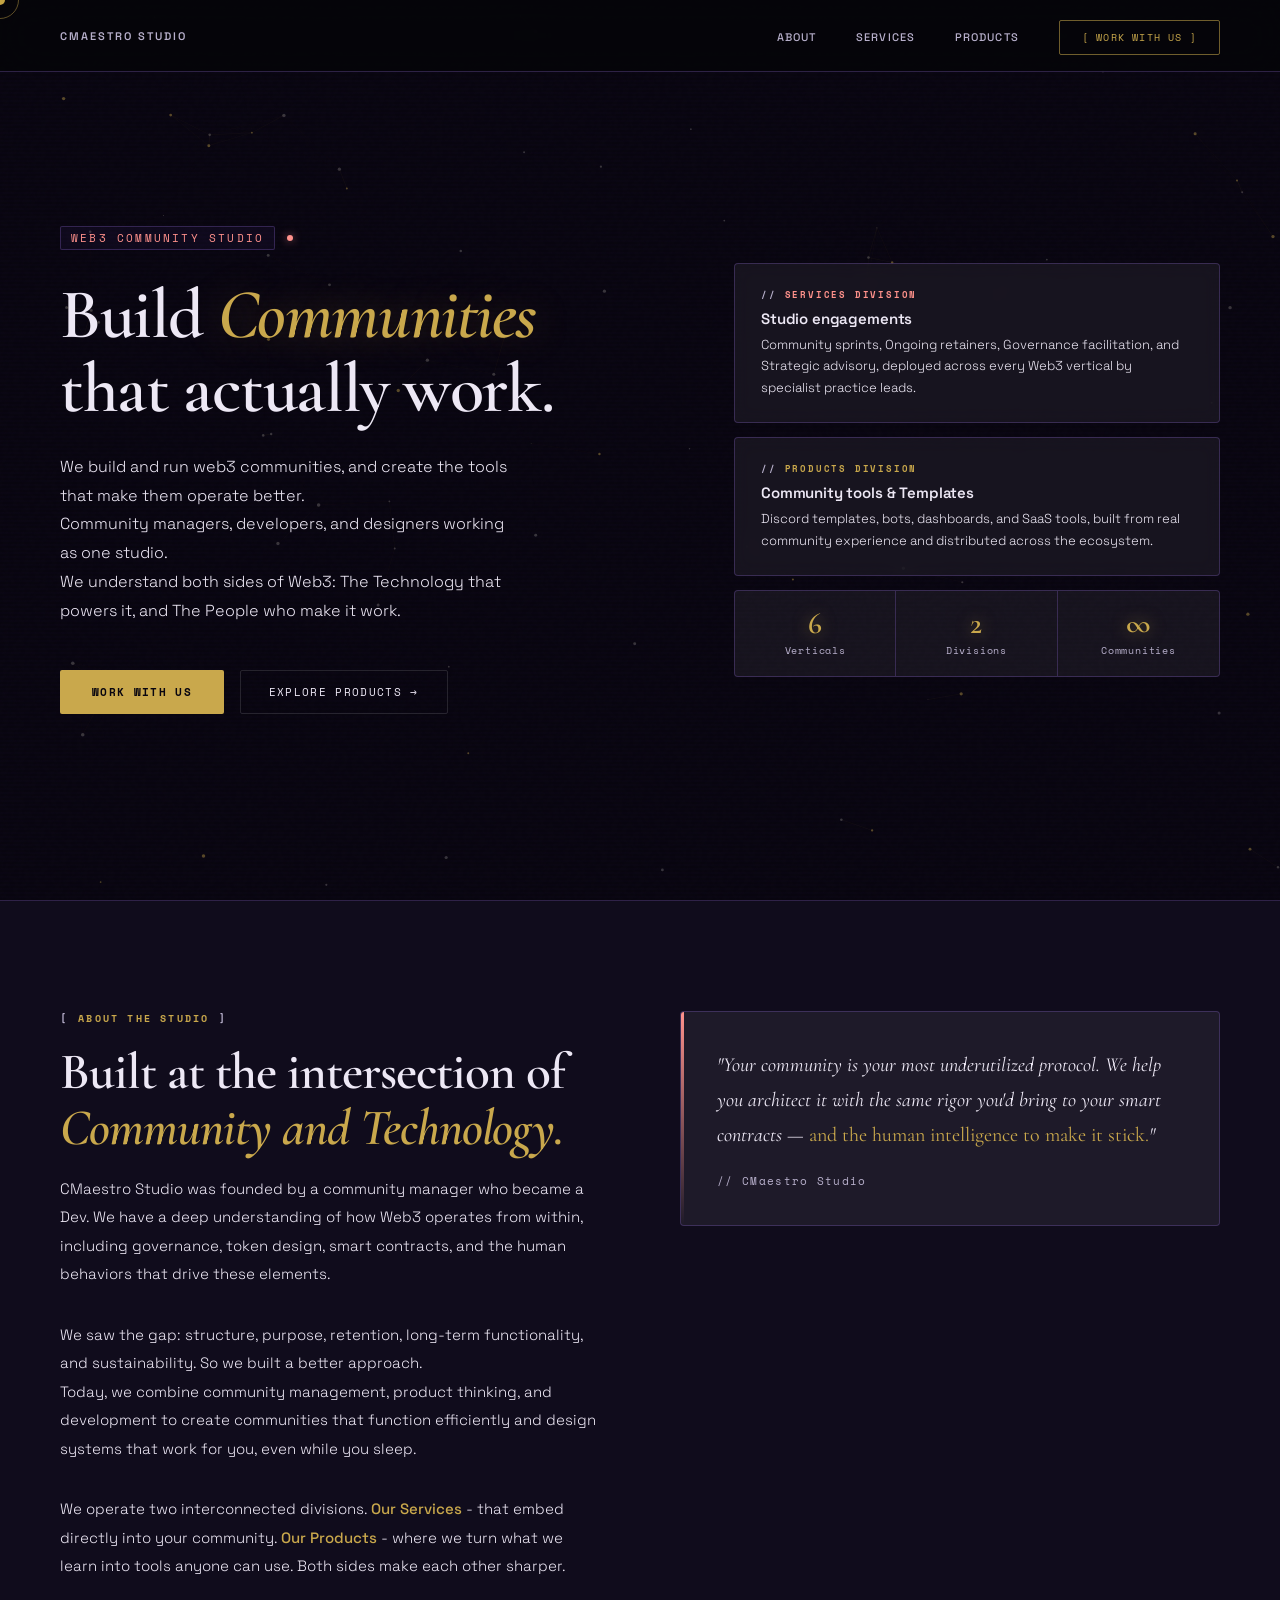
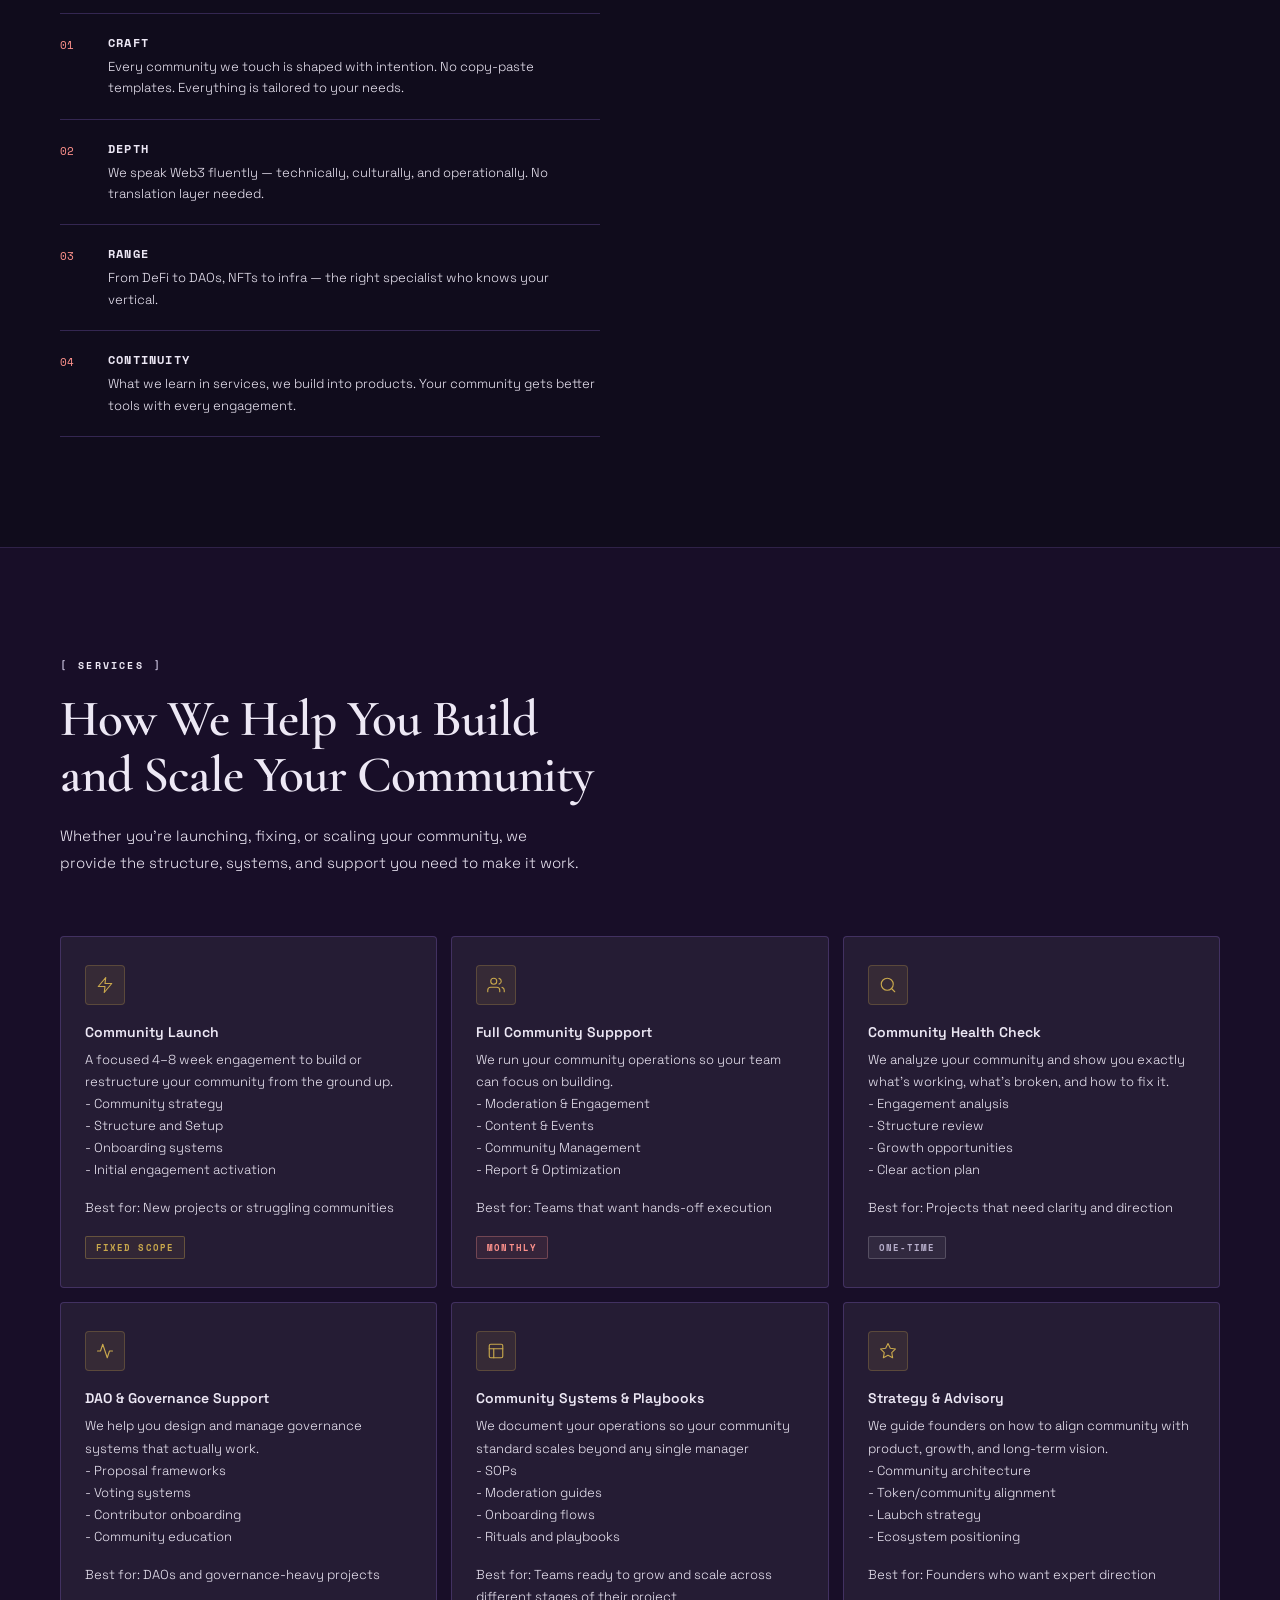
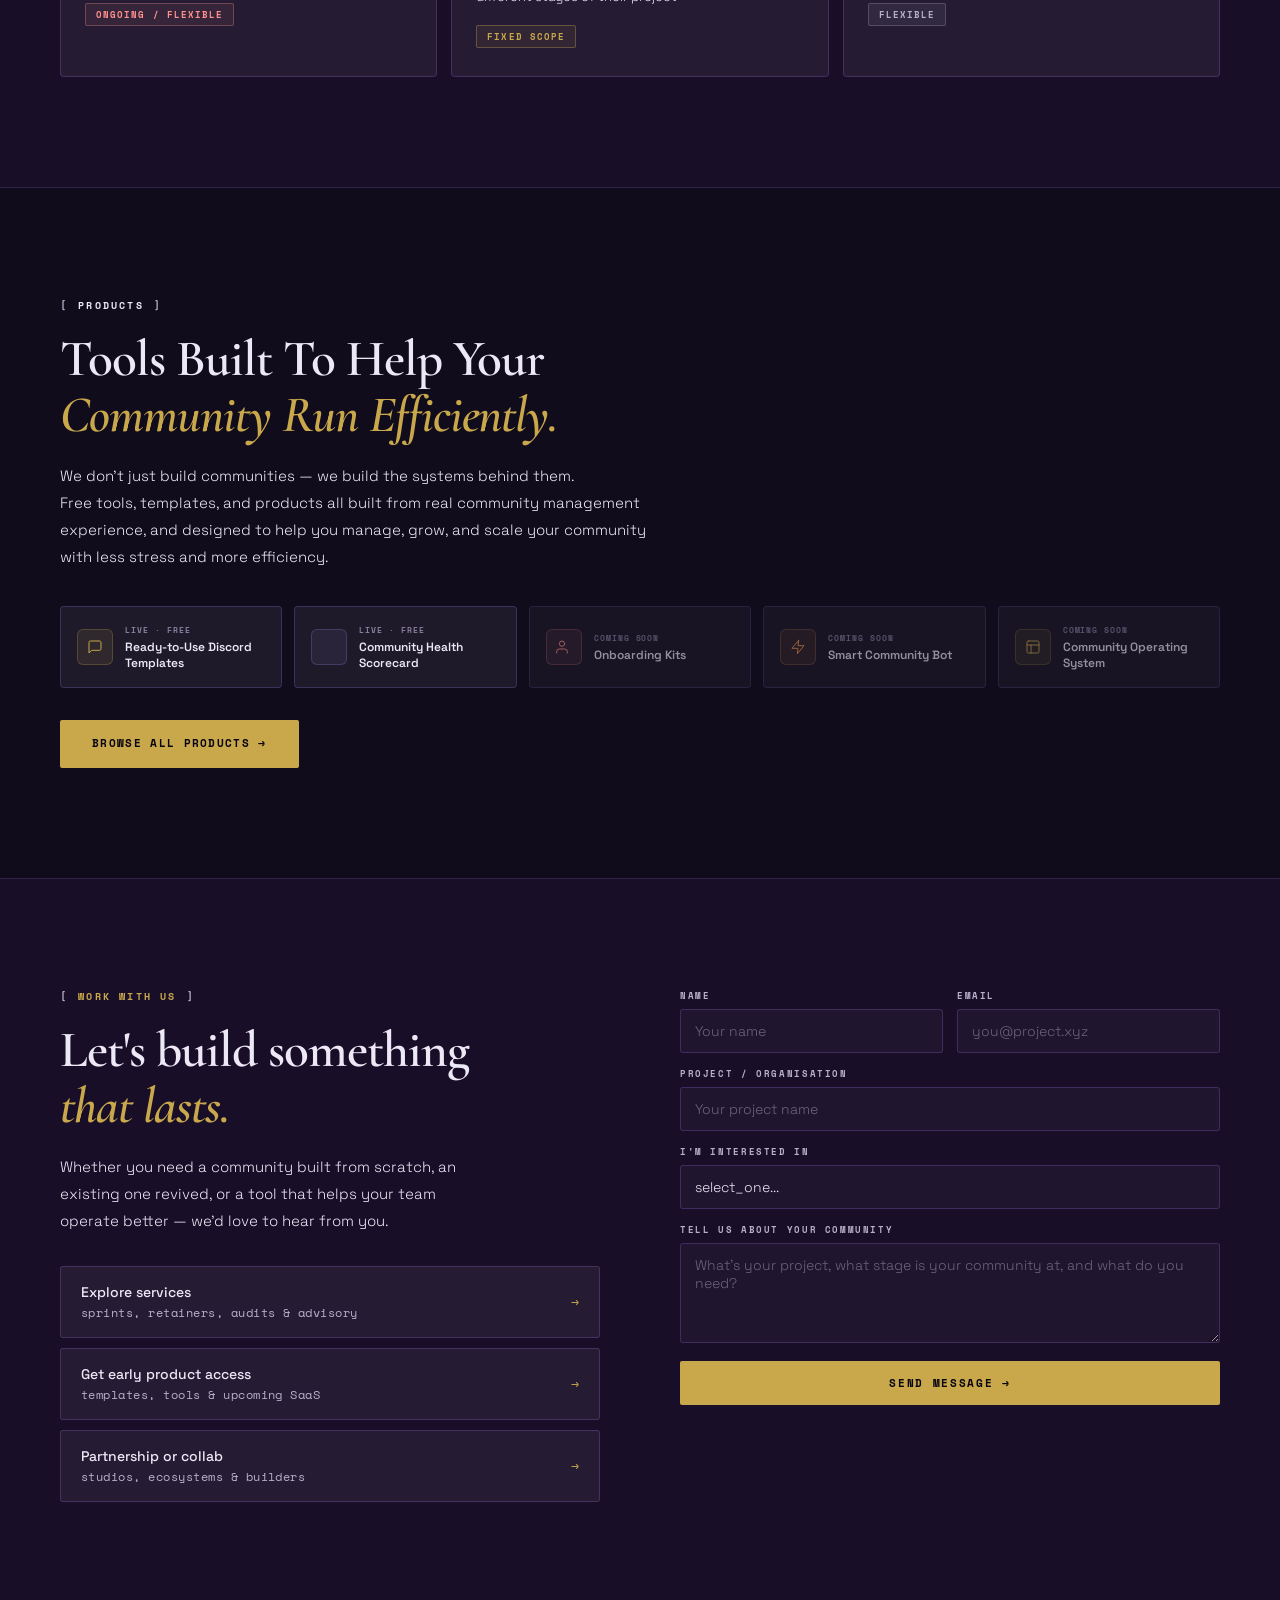
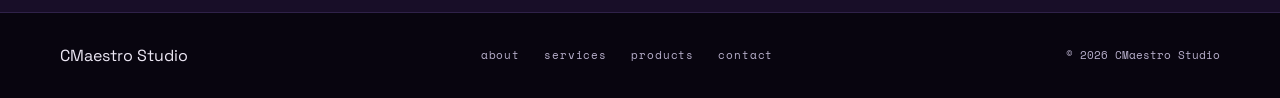
<file: index.html>
<!DOCTYPE html>
<html lang="en">
<head>
  <meta charset="UTF-8">
  <meta name="viewport" content="width=device-width, initial-scale=1.0">
  <title>CMaestro Studio</title>
  <link rel="preconnect" href="https://fonts.googleapis.com">
  <link rel="preconnect" href="https://fonts.gstatic.com" crossorigin>
  <link rel="stylesheet" href="styles.css">
</head>
<body>

  <div class="cursor"></div>
  <div class="cursor-ring"></div>
  <canvas id="particle-canvas"></canvas>

  <div class="page-wrap">

    <!-- NAV -->
    <nav>
      <a href="/" class="nav-logo">
        <!-- <span class="nav-mark">CM</span> -->
        <span class="nav-name">CMaestro Studio</span>
      </a>
      <ul class="nav-links">
        <li><a href="#about">About</a></li>
        <li><a href="#services">Services</a></li>
        <li><a href="/products/">Products</a></li>
        <li><a href="#contact" class="nav-cta">[ Work with us ]</a></li>
      </ul>
      <div class="nav-hamburger" onclick="toggleMenu()">
        <span></span><span></span><span></span>
      </div>
    </nav>

    <!-- HERO -->
    <section id="hero">
      <div class="hero-grid">
        <div class="hero-left reveal">
          <div class="hero-eyebrow">
            <span class="hero-eyebrow-tag typed-text" data-text="WEB3 COMMUNITY STUDIO">WEB3 COMMUNITY STUDIO</span>
            <span class="hero-eyebrow-dot"></span>
          </div>
          <h1>
            <span class="glitch" data-text="Orchestrating">Build</span>
            <em>Communities</em><br>that actually work.
          </h1>
          <p class="hero-body">We build and run web3 communities, and create the tools that make them operate better. <br>Community managers, developers, and designers working as one studio. <br>We understand both sides of Web3: The Technology that powers it, and The People who make it work.</p>
          <div class="hero-actions">
            <a href="#contact" class="btn-primary">Work with us</a>
            <a href="/products/" class="btn-secondary">Explore products →</a>
          </div>
        </div>
        <div class="hero-right reveal reveal-delay-2">
          <div class="hero-card services">
            <div class="hero-card-label">Services Division</div>
            <h3>Studio engagements</h3>
            <p>Community sprints, Ongoing retainers, Governance facilitation, and Strategic advisory, deployed across every Web3 vertical by specialist practice leads.</p>
          </div>
          <div class="hero-card products">
            <div class="hero-card-label">Products Division</div>
            <h3>Community tools &amp; Templates</h3>
            <p>Discord templates, bots, dashboards, and SaaS tools, built from real community experience and distributed across the ecosystem.</p>
          </div>
          <div class="hero-stats">
            <div class="hero-stat">
              <div class="hero-stat-num" data-count="6">6</div>
              <div class="hero-stat-label">Verticals</div>
            </div>
            <div class="hero-stat">
              <div class="hero-stat-num" data-count="2">2</div>
              <div class="hero-stat-label">Divisions</div>
            </div>
            <div class="hero-stat">
              <div class="hero-stat-num" data-count="∞">∞</div>
              <div class="hero-stat-label">Communities</div>
            </div>
          </div>
        </div>
      </div>
    </section>

    <div class="section-rule"></div>

    <!-- ABOUT -->
    <section id="about">
      <div class="inner">
        <div class="about-grid">
          <div class="about-left">
            <div class="section-eyebrow eyebrow-gold reveal">
              <span class="section-eyebrow-bracket">[</span>
              <span class="section-eyebrow-text">about the studio</span>
              <span class="section-eyebrow-bracket">]</span>
            </div>
            <h2 class="reveal reveal-delay-1">Built at the intersection of<br><em>Community and Technology.</em></h2>
            <p class="about-body reveal reveal-delay-2">CMaestro Studio was founded by a community manager who became a Dev. We have a deep understanding of how Web3 operates from within, including governance, token design, smart contracts, and the human behaviors that drive these elements.</p>
            <p class="about-body reveal reveal-delay-2">We saw the gap: structure, purpose, retention, long-term functionality, and sustainability. 
            So we built a better approach. <br>Today, we combine community management, product thinking, and development to create communities that function efficiently and design systems that work for you, even while you sleep.
            </p>

            <p class="about-body reveal reveal-delay-2">We operate two interconnected divisions. <strong>Our Services</strong> - that embed directly into your community. <strong>Our Products</strong> - where we turn what we learn into tools anyone can use. Both sides make each other sharper.</p>
            <div class="about-pillars reveal reveal-delay-3">
              <div class="about-pillar">
                <div class="pillar-num">01</div>
                <div class="pillar-text">
                  <h4>Craft</h4>
                  <p>Every community we touch is shaped with intention. No copy-paste templates. Everything is tailored to your needs.</p>
                </div>
              </div>
              <div class="about-pillar">
                <div class="pillar-num">02</div>
                <div class="pillar-text">
                  <h4>Depth</h4>
                  <p>We speak Web3 fluently — technically, culturally, and operationally. No translation layer needed.</p>
                </div>
              </div>
              <div class="about-pillar">
                <div class="pillar-num">03</div>
                <div class="pillar-text">
                  <h4>Range</h4>
                  <p>From DeFi to DAOs, NFTs to infra — the right specialist who knows your vertical.</p>
                </div>
              </div>
              <div class="about-pillar">
                <div class="pillar-num">04</div>
                <div class="pillar-text">
                  <h4>Continuity</h4>
                  <p>What we learn in services, we build into products. Your community gets better tools with every engagement.</p>
                </div>
              </div>
            </div>
          </div>
          <div class="about-right reveal reveal-delay-2">
            <div class="about-quote">
              <blockquote>"Your community is your most underutilized protocol. We help you architect it with the same rigor you'd bring to your smart contracts  — <span>and the human intelligence to make it stick.</span>"</blockquote>
              <div class="about-quote-attr">// CMaestro Studio</div>
            </div>
        </div>
      </div>
    </section>

    <div class="section-rule"></div>

    <!-- SERVICES -->
    <section id="services">
      <div class="inner">
        <div class="section-eyebrow eyebrow-peach reveal">
          <span class="section-eyebrow-bracket">[</span>
          <span class="section-eyebrow-text">services</span>
          <span class="section-eyebrow-bracket">]</span>
        </div>
        <h2 class="reveal reveal-delay-1"> How We Help You Build <br>and Scale Your Community</h2>
        <p class="section-lead reveal reveal-delay-2">Whether you're launching, fixing, or scaling your community, we provide the structure, systems, and support you need to make it work.</p>
        <div class="services-grid">
          <div class="service-card reveal reveal-delay-1">
            <div class="service-icon">
              <svg viewBox="0 0 24 24"><path d="M13 2L3 14h9l-1 8 10-12h-9l1-8z"/></svg>
            </div>
            <h3>Community Launch</h3>
            <p>A focused 4–8 week engagement to build or restructure your community from the ground up. 
              <br>- Community strategy <br>- Structure and Setup <br>- Onboarding systems <br>- Initial engagement activation
            </p>
            <p>Best for: New projects or struggling communities</p>
            <span class="service-badge badge-sprint">Fixed scope</span>
          </div>
          <div class="service-card reveal reveal-delay-2">
            <div class="service-icon">
              <svg viewBox="0 0 24 24"><path d="M17 21v-2a4 4 0 0 0-4-4H5a4 4 0 0 0-4 4v2"/><circle cx="9" cy="7" r="4"/><path d="M23 21v-2a4 4 0 0 0-3-3.87"/><path d="M16 3.13a4 4 0 0 1 0 7.75"/></svg>
            </div>
            <h3>Full Community Suppport</h3>
            <p>We run your community operations so your team can focus on building. 
              <br>- Moderation & Engagement <br>- Content & Events <br>- Community Management <br>- Report & Optimization
            </p>
            <p>Best for: Teams that want hands-off execution</p>
            <span class="service-badge badge-retainer">Monthly</span>
          </div>
          <div class="service-card reveal reveal-delay-3">
            <div class="service-icon">
              <svg viewBox="0 0 24 24"><circle cx="11" cy="11" r="8"/><path d="m21 21-4.35-4.35"/></svg>
            </div>
            <h3>Community Health Check</h3>
            <p>We analyze your community and show you exactly what’s working, what’s broken, and how to fix it. 
              <br>- Engagement analysis <br>- Structure review <br>- Growth opportunities <br>- Clear action plan
            </p>
            <p>Best for: Projects that need clarity and direction</p>
            <span class="service-badge badge-audit">One-time</span>
          </div>
          <div class="service-card reveal reveal-delay-1">
            <div class="service-icon">
              <svg viewBox="0 0 24 24"><polyline points="22 12 18 12 15 21 9 3 6 12 2 12"/></svg>
            </div>
            <h3>DAO & Governance Support</h3>
            <p>We help you design and manage governance systems that actually work.
              <br>- Proposal frameworks <br>- Voting systems <br>- Contributor onboarding <br>- Community education
            </p>
            <p>Best for: DAOs and governance-heavy projects</p>
            <span class="service-badge badge-retainer">Ongoing / Flexible</span>
          </div>
          <div class="service-card reveal reveal-delay-2">
            <div class="service-icon">
              <svg viewBox="0 0 24 24"><rect x="3" y="3" width="18" height="18" rx="2"/><line x1="3" y1="9" x2="21" y2="9"/><line x1="9" y1="21" x2="9" y2="9"/></svg>
            </div>
            <h3>Community Systems & Playbooks</h3>
            <p> We document your operations so your community standard scales beyond any single manager
              <br>- SOPs <br>- Moderation guides <br>- Onboarding flows <br>- Rituals and playbooks
            </p>
            <p>Best for: Teams ready to grow and scale across different stages of their project</p>
            <span class="service-badge badge-sprint">Fixed scope</span>
          </div>
          <div class="service-card reveal reveal-delay-3">
            <div class="service-icon">
              <svg viewBox="0 0 24 24"><polygon points="12 2 15.09 8.26 22 9.27 17 14.14 18.18 21.02 12 17.77 5.82 21.02 7 14.14 2 9.27 8.91 8.26 12 2"/></svg>
            </div>
            <h3>Strategy & Advisory</h3>
            <p>We guide founders on how to align community with product, growth, and long-term vision.
              <br>- Community architecture <br>- Token/community alignment <br>- Laubch strategy <br>- Ecosystem positioning
            </p>
            <p>Best for: Founders who want expert direction</p>
            <span class="service-badge badge-audit">Flexible</span>
          </div>
        </div>
      </div>
    </section>

    <div class="section-rule"></div>

    <!-- PRODUCTS TEASER -->
    <section id="products">
      <div class="inner">
        <div class="section-eyebrow eyebrow-orange reveal">
          <span class="section-eyebrow-bracket">[</span>
          <span class="section-eyebrow-text">Products</span>
          <span class="section-eyebrow-bracket">]</span>
        </div>
        <h2 class="reveal reveal-delay-1">Tools Built To Help Your<br><em>Community Run Efficiently.</em></h2>
        <Free class="section-lead reveal reveal-delay-2">We don't just build communities — we build the systems behind them. <br>Free tools, templates, and products all built from real community management <br>experience, and designed to help you manage, grow, and scale your community <br>with less stress and more efficiency.
        </p>
        <div class="products-teaser reveal reveal-delay-2">
          <div class="teaser-card">
            <div class="teaser-card-icon">
              <svg viewBox="0 0 24 24"><path d="M21 15a2 2 0 0 1-2 2H7l-4 4V5a2 2 0 0 1 2-2h14a2 2 0 0 1 2 2z"/></svg>
            </div>
            <div class="teaser-card-body">
              <div class="teaser-card-status">Live · Free</div>
              <div class="teaser-card-name">Ready-to-Use Discord Templates</div>
            </div>
          </div>
          <div class="teaser-card">
            <div class="teaser-card-icon teaser-icon-purple">
              <svg viewBox="0 0 24 24"><polyline points="22 12 18 12 15 21 9 3 6 12 2 12"/></svg>
            </div>
            <div class="teaser-card-body">
              <div class="teaser-card-status">Live · Free</div>
              <div class="teaser-card-name">Community Health Scorecard</div>
            </div>
          </div>
          <div class="teaser-card teaser-card--soon">
            <div class="teaser-card-icon teaser-icon-peach">
              <svg viewBox="0 0 24 24"><path d="M17 21v-2a4 4 0 0 0-4-4H5a4 4 0 0 0-4 4v2"/><circle cx="9" cy="7" r="4"/></svg>
            </div>
            <div class="teaser-card-body">
              <div class="teaser-card-status">Coming soon</div>
              <div class="teaser-card-name">Onboarding Kits</div>
            </div>
          </div>
          <div class="teaser-card teaser-card--soon">
            <div class="teaser-card-icon teaser-icon-orange">
              <svg viewBox="0 0 24 24"><path d="M13 2L3 14h9l-1 8 10-12h-9l1-8z"/></svg>
            </div>
            <div class="teaser-card-body">
              <div class="teaser-card-status">Coming soon</div>
              <div class="teaser-card-name">Smart Community Bot</div>
            </div>
          </div>
          <div class="teaser-card teaser-card--soon">
            <div class="teaser-card-icon">
              <svg viewBox="0 0 24 24"><rect x="3" y="3" width="18" height="18" rx="2"/><line x1="3" y1="9" x2="21" y2="9"/><line x1="9" y1="21" x2="9" y2="9"/></svg>
            </div>
            <div class="teaser-card-body">
              <div class="teaser-card-status">Coming soon</div>
              <div class="teaser-card-name">Community Operating System</div>
            </div>
          </div>
        </div>
        <div class="products-teaser-cta reveal reveal-delay-3">
          <a href="/products/" class="btn-primary">Browse all products →</a>
          <!-- <span class="teaser-count">// 2 live · 3 coming soon</span> -->
        </div>
      </div>
    </section>

    <div class="section-rule"></div>

    <!-- CONTACT -->
    <section id="contact">
      <div class="inner">
        <div class="contact-inner">
          <div class="contact-left">
            <div class="section-eyebrow eyebrow-gold reveal">
              <span class="section-eyebrow-bracket">[</span>
              <span class="section-eyebrow-text">work with us</span>
              <span class="section-eyebrow-bracket">]</span>
            </div>
            <h2 class="reveal reveal-delay-1">Let's build something<br><em>that lasts.</em></h2>
            <p class="contact-lead reveal reveal-delay-2">Whether you need a community built from scratch, an existing one revived, or a tool that helps your team operate better — we'd love to hear from you.</p>
            <div class="contact-options reveal reveal-delay-3">
              <button class="contact-option" onclick="setType('services')">
                <div class="contact-option-left">
                  <h4>Explore services</h4>
                  <p>sprints, retainers, audits &amp; advisory</p>
                </div>
                <span class="contact-arrow">→</span>
              </button>
              <button class="contact-option" onclick="setType('products')">
                <div class="contact-option-left">
                  <h4>Get early product access</h4>
                  <p>templates, tools &amp; upcoming SaaS</p>
                </div>
                <span class="contact-arrow">→</span>
              </button>
              <button class="contact-option" onclick="setType('partnership')">
                <div class="contact-option-left">
                  <h4>Partnership or collab</h4>
                  <p>studios, ecosystems &amp; builders</p>
                </div>
                <span class="contact-arrow">→</span>
              </button>
            </div>
          </div>
          <div class="contact-right reveal reveal-delay-2">
            <form class="contact-form" name="contact" method="POST" action="https://api.web3forms.com/submit">
              <input type="hidden" name="access_key" value="fbf85759-64cc-4e9a-8a7f-764c3c64927b">
              <input type="hidden" name="redirect" value="https://cmaestrostudio.xyz/thankyou.html">
              <input type="hidden" name="subject" value="New enquiry — CMaestro Studio">
              <input type="hidden" name="from_name" value="CMaestro Studio Website">
              <input type="checkbox" name="botcheck" style="display:none">
              <div class="form-row">
                <div class="form-group">
                  <label>Name</label>
                  <input type="text" name="name" placeholder="Your name">
                </div>
                <div class="form-group">
                  <label>Email</label>
                  <input type="email" name="email" placeholder="you@project.xyz">
                </div>
              </div>
              <div class="form-group">
                <label>Project / Organisation</label>
                <input type="text" name="project" placeholder="Your project name">
              </div>
              <div class="form-group">
                <label>I'm interested in</label>
                <select id="inquiry-type" name="interest">
                  <option value="">select_one...</option>
                  <option value="services">Studio services</option>
                  <option value="products">Products &amp; tools</option>
                  <option value="partnership">Partnership</option>
                  <option value="other">Something else</option>
                </select>
              </div>
              <div class="form-group">
                <label>Tell us about your community</label>
                <textarea name="message" placeholder="What's your project, what stage is your community at, and what do you need?"></textarea>
              </div>
              <button type="submit" class="form-submit">send message →</button>
            </form>
          </div>
        </div>
      </div>
    </section>

    <!-- FOOTER -->
    <footer>
      <div class="footer-logo">
        <!-- <span class="footer-mark">CM</span> -->
        <span class="footer-name">CMaestro Studio</span>
      </div>
      <div class="footer-links">
        <a href="#about">about</a>
        <a href="#services">services</a>
        <a href="/products/">products</a>
        <a href="#contact">contact</a>
      </div>
      <div class="footer-copy">© 2026 CMaestro Studio</div>
    </footer>

  </div>

  <script src="main.js"></script>
</body>
</html>
</file>
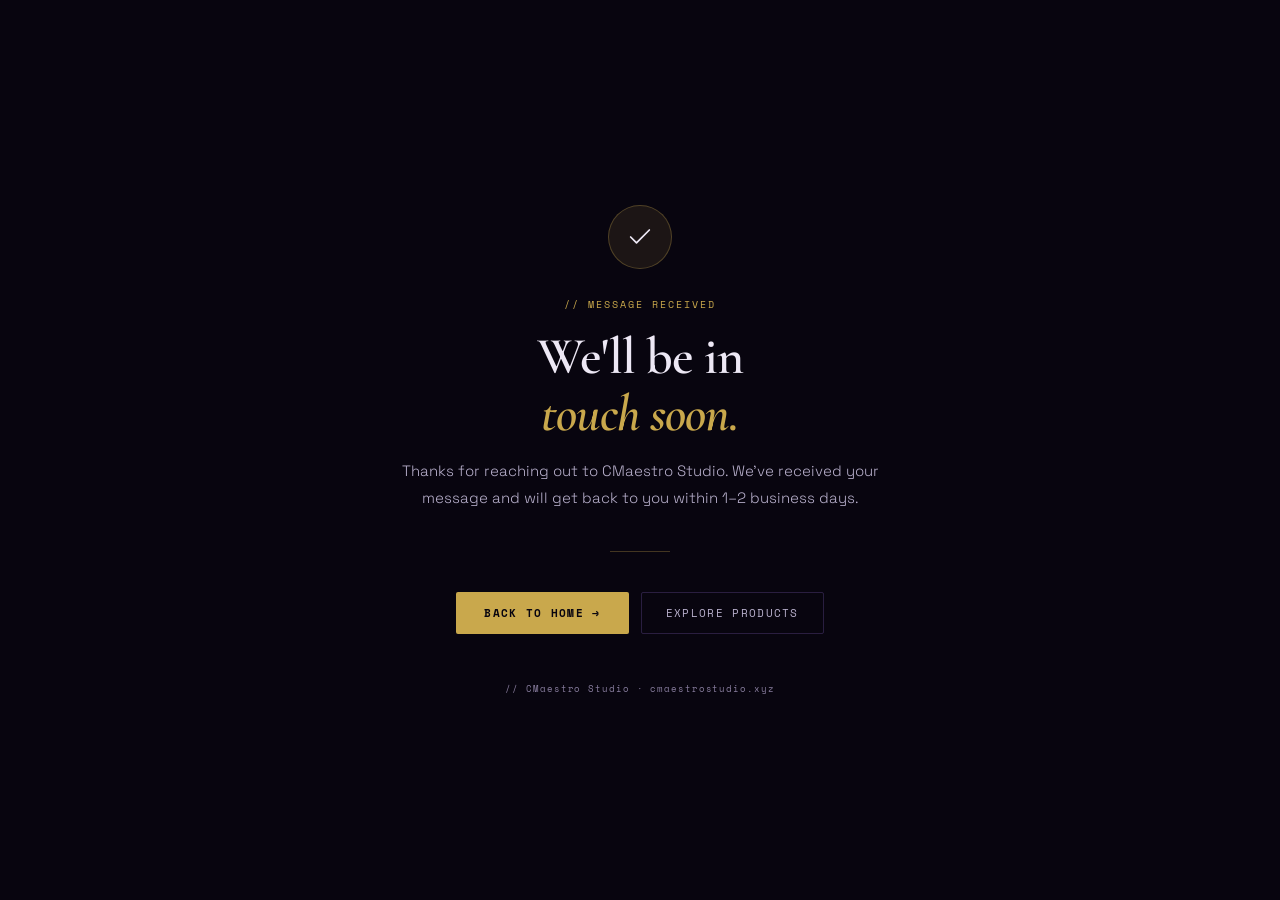
<file: thankyou.html>
<!DOCTYPE html>
<html lang="en">
<head>
  <meta charset="UTF-8">
  <meta name="viewport" content="width=device-width, initial-scale=1.0">
  <title>Message received — CMaestro Studio</title>
  <link rel="preconnect" href="https://fonts.googleapis.com">
  <link rel="preconnect" href="https://fonts.gstatic.com" crossorigin>
  <link rel="stylesheet" href="thankyou.css">
</head>
<body>

  <div class="card">

    <div class="icon">
      <svg viewBox="0 0 24 24" fill="none" stroke="currentColor" stroke-width="1.5" stroke-linecap="round" stroke-linejoin="round">
        <polyline points="20 6 9 17 4 12"/>
      </svg>
    </div>

    <p class="eyebrow">// message received</p>

    <h1>We'll be in<br><em>touch soon.</em></h1>

    <p class="body-text">Thanks for reaching out to CMaestro Studio. We've received your message and will get back to you within 1–2 business days.</p>

    <div class="divider"></div>

    <div class="actions">
      <a href="/" class="btn-primary">Back to home →</a>
      <a href="/products/" class="btn-secondary">Explore products</a>
    </div>

    <p class="footer-note">// CMaestro Studio · cmaestrostudio.xyz</p>

  </div>

</body>
</html>
</file>
<file: styles.css>
@import url('https://fonts.googleapis.com/css2?family=Cormorant+Garamond:ital,wght@0,300;0,400;0,600;0,700;1,300;1,400&family=Space+Grotesk:wght@300;400;500;600;700&family=Space+Mono:wght@400;700&display=swap');

*, *::before, *::after {
  box-sizing: border-box;
  margin: 0;
  padding: 0;
}

:root {
  --primary:     #392668;
  --primary-bright: #4D3580;
  --primary-dim: #251840;
  --primary-glow: rgba(57,38,104,0.35);
  --primary-trace: rgba(57,38,104,0.15);
  --ink:         #08050F;
  --ink-2:       #100C1C;
  --ink-3:       #180E28;
  --surface:     #120D1E;
  --card:        rgba(255,255,255,0.06);
  --card-hover:  rgba(255,255,255,0.10);
  --border:      rgba(120,90,180,0.35);
  --border-hi:   rgba(201,168,76,0.55);
  --text-1:      #EDE8F5;
  --text-2:      #B8B0CC;
  --text-3:      #8A7FA0;
  --gold:        #C9A84C;
  --gold-bright: #F0C84A;
  --font-serif:  'Cormorant Garamond', serif;
  --font-sans:   'Space Grotesk', sans-serif;
  --font-mono:   'Space Mono', monospace;
  --peach:       #FF928C;
  --orange:      #ef9854;
  --peach-trace: rgba(255,146,140,0.1);
  --peach-glow:  rgba(255,146,140,0.2);
}

html {
  scroll-behavior: smooth;
}

body {
  font-family: var(--font-sans);
  background: var(--ink);
  color: var(--text-1);
  overflow-x: hidden;
  cursor: none;
}

/* ── CURSOR ── */
.cursor {
  position: fixed;
  width: 10px;
  height: 10px;
  background: var(--gold);
  border-radius: 50%;
  pointer-events: none;
  z-index: 9999;
  transform: translate(-50%,-50%);
  transition: width 0.2s, height 0.2s, background 0.2s;
  mix-blend-mode: difference;
}
.cursor-ring {
  position: fixed;
  width: 38px;
  height: 38px;
  border: 1px solid rgba(201,168,76,0.45);
  border-radius: 50%;
  pointer-events: none;
  z-index: 9998;
  transform: translate(-50%,-50%);
  transition: width 0.25s, height 0.25s, border-color 0.25s;
}

/* ── CANVAS ── */
#particle-canvas {
  position: fixed;
  inset: 0;
  z-index: 0;
  pointer-events: none;
  opacity: 0.6;
}

/* ── NOISE & SCANLINES ── */
body::before {
  content: '';
  position: fixed;
  inset: 0;
  z-index: 1;
  pointer-events: none;
  background-image: url("data:image/svg+xml,%3Csvg viewBox='0 0 200 200' xmlns='http://www.w3.org/2000/svg'%3E%3Cfilter id='n'%3E%3CfeTurbulence type='fractalNoise' baseFrequency='0.85' numOctaves='4' stitchTiles='stitch'/%3E%3C/filter%3E%3Crect width='100%25' height='100%25' filter='url(%23n)' opacity='0.045'/%3E%3C/svg%3E");
  opacity: 0.32;
}
body::after {
  content: '';
  position: fixed;
  inset: 0;
  z-index: 2;
  pointer-events: none;
  background: repeating-linear-gradient(0deg,transparent,transparent 2px,rgba(57,38,104,0.04) 2px,rgba(57,38,104,0.04) 4px);
}

/* ── LAYOUT ── */
.page-wrap {
  position: relative;
  z-index: 3;
}
section {
  padding: 110px 60px;
  position: relative;
}
.inner {
  max-width: 1200px;
  margin: 0 auto;
}
.section-rule {
  width: 100%;
  height: 1px;
  background: var(--border);
}

/* ── NAV ── */
nav {
  position: fixed;
  top: 0;
  left: 0;
  right: 0;
  z-index: 200;
  display: flex;
  align-items: center;
  justify-content: space-between;
  padding: 0 60px;
  height: 72px;
  background: rgba(8,5,15,0.85);
  backdrop-filter: blur(20px) saturate(1.3);
  border-bottom: 1px solid var(--border);
}
.nav-logo {
  display: flex;
  align-items: center;
  gap: 14px;
  text-decoration: none;
}
/* .nav-mark {
  font-family: var(--font-serif);
  font-size: 30px;
  font-weight: 600;
  color: #9D7FD4;
  line-height: 1;
  text-shadow: 0 0 32px rgba(157,127,212,0.5);
} */
.nav-name {
  font-size: 11px;
  font-weight: 600;
  letter-spacing: 0.18em;
  text-transform: uppercase;
  color: var(--text-2);
}
.nav-links {
  display: flex;
  align-items: center;
  gap: 40px;
  list-style: none;
}
.nav-links a {
  font-size: 11px;
  font-weight: 500;
  letter-spacing: 0.1em;
  text-transform: uppercase;
  color: var(--text-2);
  text-decoration: none;
  position: relative;
  transition: color 0.2s;
}
.nav-links a::after {
  content: '';
  position: absolute;
  bottom: -4px;
  left: 0;
  right: 0;
  height: 1px;
  background: var(--gold);
  transform: scaleX(0);
  transform-origin: left;
  transition: transform 0.25s ease;
}
.nav-links a:hover {
  color: var(--gold);
}
.nav-links a:hover::after {
  transform: scaleX(1);
}
.nav-cta {
  padding: 9px 22px !important;
  background: transparent !important;
  color: var(--gold) !important;
  border: 1px solid var(--border-hi) !important;
  border-radius: 2px !important;
  font-family: var(--font-mono) !important;
  font-size: 10px !important;
  letter-spacing: 0.12em !important;
  transition: background 0.2s, box-shadow 0.2s !important;
}
.nav-cta:hover {
  background: var(--primary-trace) !important;
  box-shadow: 0 0 20px var(--primary-glow) !important;
}
.nav-cta::after {
  display: none !important;
}
.nav-hamburger {
  display: none;
  cursor: pointer;
  flex-direction: column;
  gap: 5px;
}
.nav-hamburger span {
  width: 22px;
  height: 1px;
  background: var(--text-2);
  transition: all 0.3s;
}

/* ── HERO ── */
#hero {
  min-height: 100vh;
  display: flex;
  flex-direction: column;
  justify-content: center;
  padding: 140px 60px 100px;
  overflow: hidden;
}
.hero-grid {
  display: grid;
  grid-template-columns: 1.1fr 0.9fr;
  gap: 80px;
  align-items: center;
  max-width: 1200px;
  margin: 0 auto;
  width: 100%;
}
.hero-eyebrow {
  display: flex;
  align-items: center;
  gap: 12px;
  margin-bottom: 28px;
  font-family: var(--font-mono);
  font-size: 11px;
  letter-spacing: 0.2em;
  color: var(--peach);
}
.hero-eyebrow-tag {
  padding: 3px 10px;
  background: var(--primary-trace);
  border: 1px solid var(--border);
  border-radius: 2px;
}
.hero-eyebrow-dot {
  width: 6px;
  height: 6px;
  background: #FF928C;
  border-radius: 50%;
  box-shadow: 0 0 8px rgba(255,146,140,0.6);
  animation: blink 1.8s step-end infinite;
}
@keyframes blink {
  0%,100% {
    opacity:1} 50% {
      opacity:0};
}

h1 {
  font-family: var(--font-serif);
  font-size: clamp(48px, 5.5vw, 82px);
  font-weight: 600;
  line-height: 1.04;
  color: var(--text-1);
  margin-bottom: 28px;
  letter-spacing: -0.02em;
}
h1 em {
  font-style: italic;
  color: var(--gold);
  text-shadow: 0 0 40px rgba(201,168,76,0.3);
}

.hero-body {
  font-size: 16px;
  color: var(--text-1);
  line-height: 1.8;
  max-width: 460px;
  margin-bottom: 44px;
  font-weight: 300;
}
.hero-actions {
  display: flex;
  gap: 16px;
  align-items: center;
  flex-wrap: wrap;
}

.btn-primary {
  padding: 14px 32px;
  background: var(--gold);
  color: var(--ink);
  font-family: var(--font-mono);
  font-size: 11px;
  font-weight: 700;
  letter-spacing: 0.12em;
  text-transform: uppercase;
  text-decoration: none;
  border-radius: 2px;
  border: none;
  cursor: none;
  transition: box-shadow 0.25s, transform 0.15s, background 0.2s;
  display: inline-block;
  position: relative;
  overflow: hidden;
}
.btn-primary::before {
  content: '';
  position: absolute;
  inset: 0;
  background: linear-gradient(90deg,transparent,rgba(255,255,255,0.18),transparent);
  transform: translateX(-100%);
  transition: transform 0.5s ease;
}
.btn-primary:hover {
  background: var(--gold-bright);
  box-shadow: 0 0 32px rgba(201,168,76,0.5);
  transform: translateY(-2px);
}
.btn-primary:hover::before {
  transform: translateX(100%);
}

.btn-secondary {
  padding: 13px 28px;
  background: transparent;
  color: var(--text-1);
  font-family: var(--font-mono);
  font-size: 11px;
  letter-spacing: 0.12em;
  text-transform: uppercase;
  text-decoration: none;
  border-radius: 2px;
  border: 1px solid rgba(255,255,255,0.12);
  cursor: none;
  transition: border-color 0.2s, color 0.2s, transform 0.15s;
  display: inline-block;
}
.btn-secondary:hover {
  border-color: var(--border-hi);
  color: var(--gold);
  transform: translateY(-2px);
}

.hero-right {
  display: flex;
  flex-direction: column;
  gap: 14px;
}
.hero-card {
  padding: 24px 26px;
  border-radius: 4px;
  border: 1px solid var(--border);
  background: var(--card);
  backdrop-filter: blur(8px);
  transition: border-color 0.25s, background 0.25s, transform 0.25s, box-shadow 0.25s;
  position: relative;
  overflow: hidden;
}
.hero-card::before {
  content: '';
  position: absolute;
  top: 0;
  left: 0;
  right: 0;
  height: 1px;
  background: linear-gradient(90deg,transparent,var(--peach),transparent);
  opacity: 0;
  transition: opacity 0.3s;
}
.hero-card:hover {
  border-color: var(--border-hi);
  background: var(--card-hover);
  transform: translateX(5px);
  box-shadow: -4px 0 24px var(--primary-glow);
}
.hero-card:hover::before {
  opacity: 1;
}
.hero-card-label {
  font-family: var(--font-mono);
  font-size: 9px;
  font-weight: 700;
  letter-spacing: 0.2em;
  text-transform: uppercase;
  margin-bottom: 8px;
  display: flex;
  align-items: center;
  gap: 8px;
}
.hero-card-label::before {
  content: '//';
  color: var(--text-2);
}
.hero-card.services .hero-card-label {
  color: #FF928C;
}
.hero-card.products .hero-card-label {
  color: var(--gold);
}
.hero-card h3 {
  font-size: 15px;
  font-weight: 600;
  color: var(--text-1);
  margin-bottom: 6px;
  letter-spacing: -0.01em;
}
.hero-card p {
  font-size: 13px;
  color: var(--text-1);
  line-height: 1.65;
  font-weight: 300;
}

.hero-stats {
  display: grid;
  grid-template-columns: repeat(3,1fr);
  border: 1px solid var(--border);
  border-radius: 4px;
  overflow: hidden;
  background: var(--card);
}
.hero-stat {
  padding: 18px 14px;
  text-align: center;
  border-right: 1px solid var(--border);
  transition: background 0.2s;
}
.hero-stat:last-child {
  border-right: none;
}
.hero-stat:hover {
  background: var(--card-hover);
}
.hero-stat-num {
  font-family: var(--font-serif);
  font-size: 30px;
  font-weight: 600;
  color: var(--gold);
  line-height: 1;
  margin-bottom: 4px;
  text-shadow: 0 0 16px rgba(201,168,76,0.5);
}
.hero-stat-label {
  font-size: 10px;
  color: var(--text-2);
  letter-spacing: 0.08em;
  font-family: var(--font-mono);
}

/* ── SECTION EYEBROW ── */
.section-eyebrow {
  display: flex;
  align-items: center;
  gap: 10px;
  margin-bottom: 18px;
  font-family: var(--font-mono);
  font-size: 10px;
  font-weight: 700;
  letter-spacing: 0.22em;
  text-transform: uppercase;
}
.section-eyebrow-bracket {
  color: var(--text-2);
}
.eyebrow-gold .section-eyebrow-text {
  color: var(--gold);
}
.eyebrow-teal .section-eyebrow-text {
  color: #FF928C;
}
.eyebrow-blue .section-eyebrow-text {
  color: #ef9854;
}

h2 {
  font-family: var(--font-serif);
  font-size: clamp(36px,4vw,60px);
  font-weight: 600;
  line-height: 1.1;
  color: var(--text-1);
  margin-bottom: 18px;
  letter-spacing: -0.02em;
}
h2 em {
  font-style: italic;
  color: var(--gold);
}
.section-lead {
  font-size: 15px;
  color: var(--text-1);
  line-height: 1.8;
  max-width: 520px;
  margin-bottom: 60px;
  font-weight: 300;
}

/* ── ABOUT ── */
#about {
  background: var(--ink-2);
}
.about-grid {
  display: grid;
  grid-template-columns: 1fr 1fr;
  gap: 80px;
  align-items: start;
}
.about-body {
  font-size: 15px;
  color: var(--text-1);
  line-height: 1.9;
  margin-bottom: 32px;
  font-weight: 300;
}
.about-body strong {
  color: var(--gold);
  font-weight: 500;
}
.about-pillars {
  display: flex;
  flex-direction: column;
}
.about-pillar {
  display: flex;
  gap: 20px;
  padding: 20px 0;
  border-bottom: 1px solid var(--border);
  align-items: flex-start;
  transition: padding-left 0.2s;
}
.about-pillar:first-child {
  border-top: 1px solid var(--border);
}
.about-pillar:hover {
  padding-left: 8px;
}
.pillar-num {
  font-family: var(--font-mono);
  font-size: 11px;
  color: var(--peach);
  min-width: 28px;
  padding-top: 3px;
}
.pillar-text h4 {
  font-size: 12px;
  font-weight: 600;
  letter-spacing: 0.1em;
  text-transform: uppercase;
  color: var(--text-1);
  margin-bottom: 5px;
  font-family: var(--font-mono);
}
.pillar-text p {
  font-size: 13px;
  color: var(--text-1);
  line-height: 1.65;
  font-weight: 300;
}

.about-quote {
  padding: 36px;
  border: 1px solid var(--border);
  border-radius: 4px;
  background: var(--card);
  position: relative;
  overflow: hidden;
}
.about-quote::before {
  content: '';
  position: absolute;
  top: 0;
  left: 0;
  width: 3px;
  height: 100%;
  background: linear-gradient(180deg, var(--peach) 0%, transparent 100%);
}
.about-quote blockquote {
  font-family: var(--font-serif);
  font-size: 20px;
  font-style: italic;
  color: var(--text-1);
  line-height: 1.75;
  margin-bottom: 20px;
}
.about-quote blockquote span {
  color: var(--gold);
  font-style: normal;
}
.about-quote-attr {
  font-family: var(--font-mono);
  font-size: 11px;
  color: var(--text-2);
  letter-spacing: 0.12em;
}

/* ── SERVICES ── */
#services {
  background: var(--ink-3);
}
.services-grid {
  display: grid;
  grid-template-columns: repeat(3,1fr);
  gap: 14px;
}
.service-card {
  padding: 28px 24px;
  background: var(--card);
  border: 1px solid var(--border);
  border-radius: 4px;
  transition: border-color 0.25s, background 0.25s, transform 0.25s, box-shadow 0.25s;
  position: relative;
  overflow: hidden;
}
.service-card::after {
  content: '';
  position: absolute;
  bottom: 0;
  left: 0;
  right: 0;
  height: 2px;
  background: linear-gradient(90deg, var(--gold), transparent);
  transform: scaleX(0);
  transform-origin: left;
  transition: transform 0.35s ease;
}
.service-card:hover {
  border-color: var(--border-hi);
  background: var(--card-hover);
  transform: translateY(-5px);
  box-shadow: 0 16px 48px rgba(0,0,0,0.5), 0 0 0 1px var(--border-hi);
}
.service-card:hover::after {
  transform: scaleX(1);
}
.service-icon {
  width: 40px;
  height: 40px;
  background: rgba(201,168,76,0.1);
  border: 1px solid rgba(201,168,76,0.25);
  border-radius: 4px;
  display: flex;
  align-items: center;
  justify-content: center;
  margin-bottom: 18px;
}
.service-icon svg {
  width: 18px;
  height: 18px;
  stroke: var(--gold);
  fill: none;
  stroke-width: 1.5;
  stroke-linecap: round;
  stroke-linejoin: round;
}
.service-card h3 {
  font-size: 14px;
  font-weight: 600;
  color: var(--text-1);
  margin-bottom: 8px;
}
.service-card p {
  font-size: 13px;
  color: var(--text-1);
  line-height: 1.7;
  margin-bottom: 16px;
  font-weight: 300;
}
.service-badge {
  display: inline-flex;
  align-items: center;
  gap: 6px;
  padding: 4px 10px;
  font-family: var(--font-mono);
  font-size: 9px;
  font-weight: 700;
  letter-spacing: 0.12em;
  text-transform: uppercase;
  border-radius: 2px;
  border: 1px solid;
}
.badge-sprint {
  border-color: rgba(201,168,76,0.35);
  color: var(--gold);
  background: rgba(201,168,76,0.08);
}
.badge-retainer {
  border-color: rgba(255,146,140,0.3);
  color: #FF928C;
  background: rgba(255,146,140,0.08);
}
.badge-audit {
  border-color: rgba(255,255,255,0.18);
  color: var(--text-2);
  background: rgba(255,255,255,0.06);
}

/* ── PRODUCTS TEASER── */
#products {
  background: var(--ink-2);
}
.products-teaser {
  display: grid;
  grid-template-columns: repeat(5, 1fr);
  gap: 12px;
  margin-bottom: 32px;
}
.teaser-card {
  display: flex;
  align-items: center;
  gap: 12px;
  padding: 16px;
  background: var(--card);
  border: 1px solid var(--border);
  border-radius: 4px;
  margin-top: 36px;
  transition: border-color 0.2s, background 0.2s, transform 0.2s;
}
.teaser-card:hover {
  border-color: var(--border-hi);
  background: var(--card-hover);
  transform: translateY(-3px);
}
.teaser-card--soon {
  opacity: 0.6;
}
.teaser-card--soon:hover {
  opacity: 1;
}
.teaser-card-icon {
  width: 36px;
  height: 36px;
  background: rgba(201,168,76,0.1);
  border: 1px solid rgba(201,168,76,0.25);
  border-radius: 6px;
  display: flex;
  align-items: center;
  justify-content: center;
  flex-shrink: 0;
}
.teaser-card-icon svg {
  width: 16px;
  height: 16px;
  fill: none;
  stroke: var(--gold);
  stroke-width: 1.5;
  stroke-linecap: round;
  stroke-linejoin: round;
}
.teaser-icon-purple {
  background: rgba(157,127,212,0.1);
  border-color: rgba(157,127,212,0.25);
}
.teaser-icon-purple svg {
  stroke: var(--primary-lg);
}
.teaser-icon-peach {
  background: rgba(255,146,140,0.1);
  border-color: rgba(255,146,140,0.25);
}
.teaser-icon-peach svg {
  stroke: var(--peach);
}
.teaser-icon-orange {
  background: rgba(239,152,84,0.1);
  border-color: rgba(239,152,84,0.25);
}
.teaser-icon-orange svg {
  stroke: var(--orange);
}
.teaser-card-body {
  min-width: 0;
}
.teaser-card-status {
  font-family: var(--font-mono);
  font-size: 8px;
  font-weight: 700;
  letter-spacing: 0.12em;
  text-transform: uppercase;
  color: var(--text-3);
  margin-bottom: 3px;
}
.teaser-card-name {
  font-size: 12px;
  font-weight: 600;
  color: var(--text-1);
  line-height: 1.3;
}
.products-teaser-cta {
  display: flex;
  align-items: center;
  gap: 20px;
  flex-wrap: wrap;
}
.teaser-count {
  font-family: var(--font-mono);
  font-size: 10px;
  color: var(--text-3);
  letter-spacing: 0.1em;
}


/* ── CONTACT ── */
#contact {
  background: var(--ink-3);
}
.contact-inner {
  display: grid;
  grid-template-columns: 1fr 1fr;
  gap: 80px;
  align-items: start;
}
.contact-lead {
  font-size: 15px;
  color: var(--text-1);
  line-height: 1.8;
  margin-bottom: 32px;
  max-width: 420px;
  font-weight: 300;
}
.contact-options {
  display: flex;
  flex-direction: column;
  gap: 10px;
}
.contact-option {
  display: flex;
  align-items: center;
  justify-content: space-between;
  gap: 12px;
  padding: 16px 20px;
  border: 1px solid var(--border);
  border-radius: 3px;
  cursor: none;
  background: var(--card);
  width: 100%;
  font-family: var(--font-sans);
  text-align: left;
  transition: border-color 0.2s, background 0.2s, transform 0.2s;
}
.contact-option:hover {
  border-color: var(--border-hi);
  background: var(--card-hover);
  transform: translateX(5px);
}
.contact-option-left h4 {
  font-size: 14px;
  font-weight: 500;
  color: var(--text-1);
  margin-bottom: 3px;
}
.contact-option-left p {
  font-size: 12px;
  color: var(--text-2);
  font-family: var(--font-mono);
  letter-spacing: 0.04em;
}
.contact-arrow {
  color: var(--gold);
  font-family: var(--font-mono);
  flex-shrink: 0;
  transition: transform 0.2s;
}
.contact-option:hover .contact-arrow {
  transform: translateX(4px);
}
.contact-form {
  display: flex;
  flex-direction: column;
  gap: 14px;
}
.form-row {
  display: grid;
  grid-template-columns: 1fr 1fr;
  gap: 14px;
}
.form-group {
  display: flex;
  flex-direction: column;
  gap: 7px;
}
.form-group label {
  font-family: var(--font-mono);
  font-size: 9px;
  font-weight: 700;
  letter-spacing: 0.18em;
  text-transform: uppercase;
  color: var(--text-2);
}
.form-group input, .form-group select, .form-group textarea {
  padding: 12px 14px;
  background: rgba(255,255,255,0.03);
  border: 1px solid var(--border);
  border-radius: 3px;
  font-family: var(--font-sans);
  font-size: 14px;
  font-weight: 300;
  color: var(--text-1);
  outline: none;
  transition: border-color 0.2s, box-shadow 0.2s;
  width: 100%;
}
.form-group input::placeholder, .form-group textarea::placeholder {
  color: var(--text-2);
  opacity: 0.5;
}
.form-group input:focus, .form-group select:focus, .form-group textarea:focus {
  border-color: var(--border-hi);
  box-shadow: 0 0 0 3px var(--primary-trace);
}
.form-group select {
  appearance: none;
  cursor: none;
}
.form-group select option {
  background: var(--ink-3);
  color: var(--text-1);
}
.form-group textarea {
  resize: vertical;
  min-height: 100px;
}
.form-submit {
  padding: 14px 24px;
  background: var(--gold);
  color: var(--ink);
  font-family: var(--font-mono);
  font-size: 11px;
  font-weight: 700;
  letter-spacing: 0.15em;
  text-transform: uppercase;
  border: none;
  border-radius: 2px;
  cursor: none;
  width: 100%;
  margin-top: 4px;
  transition: box-shadow 0.25s, transform 0.15s, background 0.2s;
  position: relative;
  overflow: hidden;
}
.form-submit::before {
  content: '';
  position: absolute;
  inset: 0;
  background: linear-gradient(90deg,transparent,rgba(255,255,255,0.18),transparent);
  transform: translateX(-100%);
  transition: transform 0.5s;
}
.form-submit:hover {
  background: var(--primary-bright);
  box-shadow: 0 0 32px rgba(201,168,76,0.4);
  transform: translateY(-1px);
}
.form-submit:hover::before {
  transform: translateX(100%);
}

/* ── FOOTER ── */
footer {
  padding: 32px 60px;
  background: var(--ink);
  border-top: 1px solid var(--border);
  display: flex;
  align-items: center;
  justify-content: space-between;
  flex-wrap: wrap;
  gap: 16px;
}
.footer-logo {
  display: flex;
  align-items: center;
  gap: 10px;
}
/* .footer-mark {
  font-family: var(--font-serif);
  font-size: 22px;
  font-weight: 600;
  color: #9D7FD4;
  text-shadow: 0 0 20px rgba(157,127,212,0.5); */
}
.footer-name {
  font-family: var(--font-mono);
  font-size: 10px;
  font-weight: 700;
  letter-spacing: 0.15em;
  text-transform: uppercase;
  color: var(--text-2);
}
.footer-copy {
  font-family: var(--font-mono);
  font-size: 11px;
  color: var(--text-2);
}
.footer-links {
  display: flex;
  gap: 24px;
}
.footer-links a {
  font-family: var(--font-mono);
  font-size: 11px;
  color: var(--text-2);
  text-decoration: none;
  letter-spacing: 0.08em;
  transition: color 0.2s;
}
.footer-links a:hover {
  color: var(--gold);
}

/* ── GLITCH ── */
.glitch {
  position: relative;
  display: inline-block;
}
.glitch::before, .glitch::after {
  content: attr(data-text);
  position: absolute;
  top: 0;
  left: 0;
  font-family: inherit;
  font-size: inherit;
  font-weight: inherit;
  color: var(--gold);
}
.glitch::before {
  color: var(--peach);
  clip-path: polygon(0 20%,100% 20%,100% 40%,0 40%);
  opacity: 0;
  animation: glitch-1 5s infinite;
}
.glitch::after {
  color: var(--peach);
  clip-path: polygon(0 60%,100% 60%,100% 80%,0 80%);
  opacity: 0;
  animation: glitch-2 5s infinite;
}
@keyframes glitch-1 {
  0%,88%,100% {
    opacity:0;
  transform:translateX(0)} 89% {
    opacity:.7;
  transform:translateX(-3px)} 91% {
    opacity:0} 93% {
      opacity:.5;
  transform:translateX(2px)} 95% {
    opacity:0};
}
@keyframes glitch-2 {
  0%,88%,100% {
    opacity:0;
  transform:translateX(0)} 90% {
    opacity:.6;
  transform:translateX(3px)} 92% {
    opacity:0} 94% {
      opacity:.4;
  transform:translateX(-2px)} 96% {
    opacity:0};
}

/* ── REVEAL ── */
.reveal {
  opacity: 0;
  transform: translateY(28px);
  transition: opacity 0.7s ease, transform 0.7s ease;
}
.reveal.visible {
  opacity: 1;
  transform: translateY(0);
}
.reveal-delay-1 {
  transition-delay: 0.1s;
}
.reveal-delay-2 {
  transition-delay: 0.2s;
}
.reveal-delay-3 {
  transition-delay: 0.3s;
}
.reveal-delay-4 {
  transition-delay: 0.4s;
}

/* ── RESPONSIVE ── */
@media (max-width: 960px) {
  nav {
    padding: 0 24px;
  }
  .nav-links {
    display: none;
  }
  .nav-hamburger {
    display: flex;
  }
  section {
    padding: 80px 24px;
  }
  #hero {
    padding: 120px 24px 80px;
  }
  .hero-grid, .about-grid, .products-top, .contact-inner {
    grid-template-columns: 1fr;
    gap: 40px;
  }
  .services-grid, .products-roadmap {
    grid-template-columns: 1fr;
  }
  .roadmap-col {
    border-right: none;
    border-bottom: 1px solid var(--border);
  }
  .roadmap-col:last-child {
    border-bottom: none;
  }
  .form-row {
    grid-template-columns: 1fr;
  }
  footer {
    flex-direction: column;
    align-items: flex-start;
    padding: 28px 24px;
  }
  body {
    cursor: auto;
  }
  .cursor, .cursor-ring {
    display: none;
  }
  .products-teaser {
    grid-template-columns: repeat(2, 1fr);
  }
}

@media (max-width: 480px) {
  .products-teaser {
    grid-template-columns: 1fr;
  }
}

/* ── PRODUCTS SECTION LABELS ── */
/* .products-live-heading {
  font-family: var(--font-mono);
  font-size: 9px;
  font-weight: 700;
  letter-spacing: 0.18em;
  text-transform: uppercase;
  color: var(--gold);
  margin-bottom: 14px;
}

.products-roadmap-heading {
  font-family: var(--font-mono);
  font-size: 9px;
  font-weight: 700;
  letter-spacing: 0.18em;
  text-transform: uppercase;
  color: var(--gold);
  margin-bottom: 16px;
}

.scorecard-link {
  display: inline-block;
  margin-top: 14px;
  font-family: var(--font-mono);
  font-size: 10px;
  color: var(--gold);
  letter-spacing: 0.1em;
  text-decoration: none;
  border-bottom: 1px solid rgba(201,168,76,0.3);
  padding-bottom: 2px;
  transition: border-color 0.2s, color 0.2s;
}

.scorecard-link:hover {
  color: var(--gold-bright);
  border-color: var(--gold);
} */

/* ── PRODUCTS TEASER (homepage) ── */


/* @media (max-width: 960px) {
  .products-teaser {
    grid-template-columns: repeat(2, 1fr);
  }
}

@media (max-width: 480px) {
  .products-teaser {
    grid-template-columns: 1fr;
  }
} */
</file>
<file: thankyou.css>
@import url('https://fonts.googleapis.com/css2?family=Cormorant+Garamond:ital,wght@0,400;0,600;1,400&family=Space+Grotesk:wght@300;400;500;600&family=Space+Mono:wght@400;700&display=swap');

*, *::before, *::after {
  box-sizing: border-box;
  margin: 0;
  padding: 0;
}

:root {
  --primary:    #392668;
  --primary-lg: #9D7FD4;
  --gold:       #C9A84C;
  --gold-bright:#F0C84A;
  --peach:      #FF928C;
  --ink:        #08050F;
  --border:     rgba(120,90,180,0.3);
  --border-hi:  rgba(201,168,76,0.5);
  --text-1:     #EDE8F5;
  --text-2:     #B8B0CC;
  --text-3:     #8A7FA0;
  --font-serif: 'Cormorant Garamond', serif;
  --font-sans:  'Space Grotesk', sans-serif;
  --font-mono:  'Space Mono', monospace;
}

html {
  height: 100%;
}

body {
  font-family: var(--font-sans);
  background: var(--ink);
  color: var(--text-1);
  min-height: 100%;
  display: flex;
  flex-direction: column;
  align-items: center;
  justify-content: center;
  padding: 40px 24px;
}

.card {
  max-width: 520px;
  width: 100%;
  text-align: center;
}

.icon {
  width: 64px;
  height: 64px;
  background: rgba(201,168,76,0.1);
  border: 1px solid rgba(201,168,76,0.3);
  border-radius: 50%;
  display: flex;
  align-items: center;
  justify-content: center;
  margin: 0 auto 28px;
  animation: pulse 2s ease infinite;
}

@keyframes pulse {
  0%, 100% {
    box-shadow: 0 0 0 0 rgba(201,168,76,0.2);
  }
  50% {
    box-shadow: 0 0 0 12px rgba(201,168,76,0);
  }
}

.icon svg {
  width: 28px;
  height: 28px;
}

.eyebrow {
  font-family: var(--font-mono);
  font-size: 10px;
  color: var(--gold);
  letter-spacing: 0.2em;
  text-transform: uppercase;
  margin-bottom: 16px;
}

h1 {
  font-family: var(--font-serif);
  font-size: clamp(32px, 5vw, 52px);
  font-weight: 600;
  line-height: 1.1;
  letter-spacing: -0.02em;
  color: var(--text-1);
  margin-bottom: 16px;
}

h1 em {
  font-style: italic;
  color: var(--gold);
}

.body-text {
  font-size: 15px;
  color: var(--text-2);
  line-height: 1.75;
  font-weight: 300;
  margin-bottom: 40px;
}

.divider {
  width: 60px;
  height: 1px;
  background: rgba(201,168,76,0.3);
  margin: 0 auto 40px;
}

.actions {
  display: flex;
  gap: 12px;
  justify-content: center;
  flex-wrap: wrap;
  margin-bottom: 48px;
}

.btn-primary {
  padding: 13px 28px;
  background: var(--gold);
  color: var(--ink);
  font-family: var(--font-mono);
  font-size: 11px;
  font-weight: 700;
  letter-spacing: 0.12em;
  text-transform: uppercase;
  text-decoration: none;
  border-radius: 2px;
  display: inline-block;
  transition: background 0.2s, transform 0.15s;
}

.btn-primary:hover {
  background: var(--gold-bright);
  transform: translateY(-2px);
}

.btn-secondary {
  padding: 12px 24px;
  background: transparent;
  color: var(--text-2);
  font-family: var(--font-mono);
  font-size: 11px;
  letter-spacing: 0.12em;
  text-transform: uppercase;
  text-decoration: none;
  border-radius: 2px;
  border: 1px solid var(--border);
  display: inline-block;
  transition: border-color 0.2s, color 0.2s, transform 0.15s;
}

.btn-secondary:hover {
  border-color: var(--border-hi);
  color: var(--gold);
  transform: translateY(-2px);
}

.footer-note {
  font-family: var(--font-mono);
  font-size: 9px;
  color: var(--text-3);
  letter-spacing: 0.1em;
}
</file>
